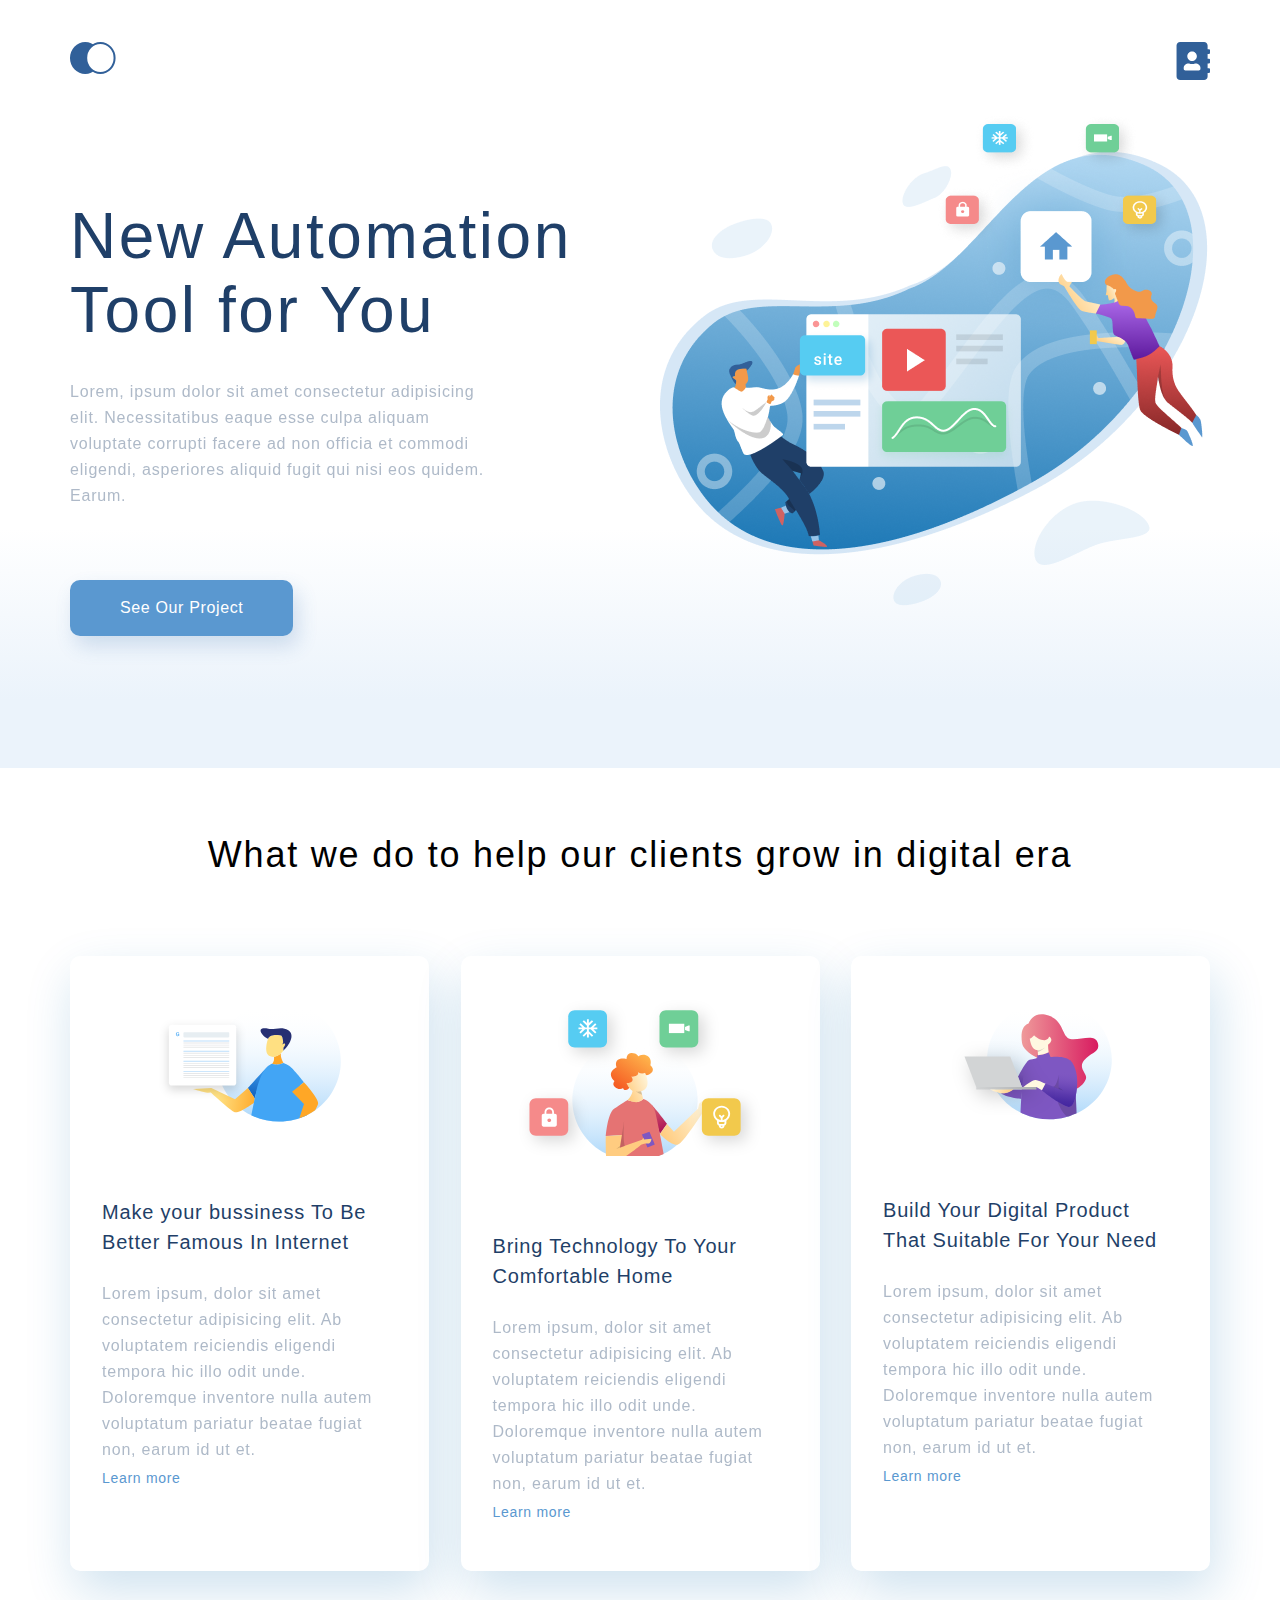
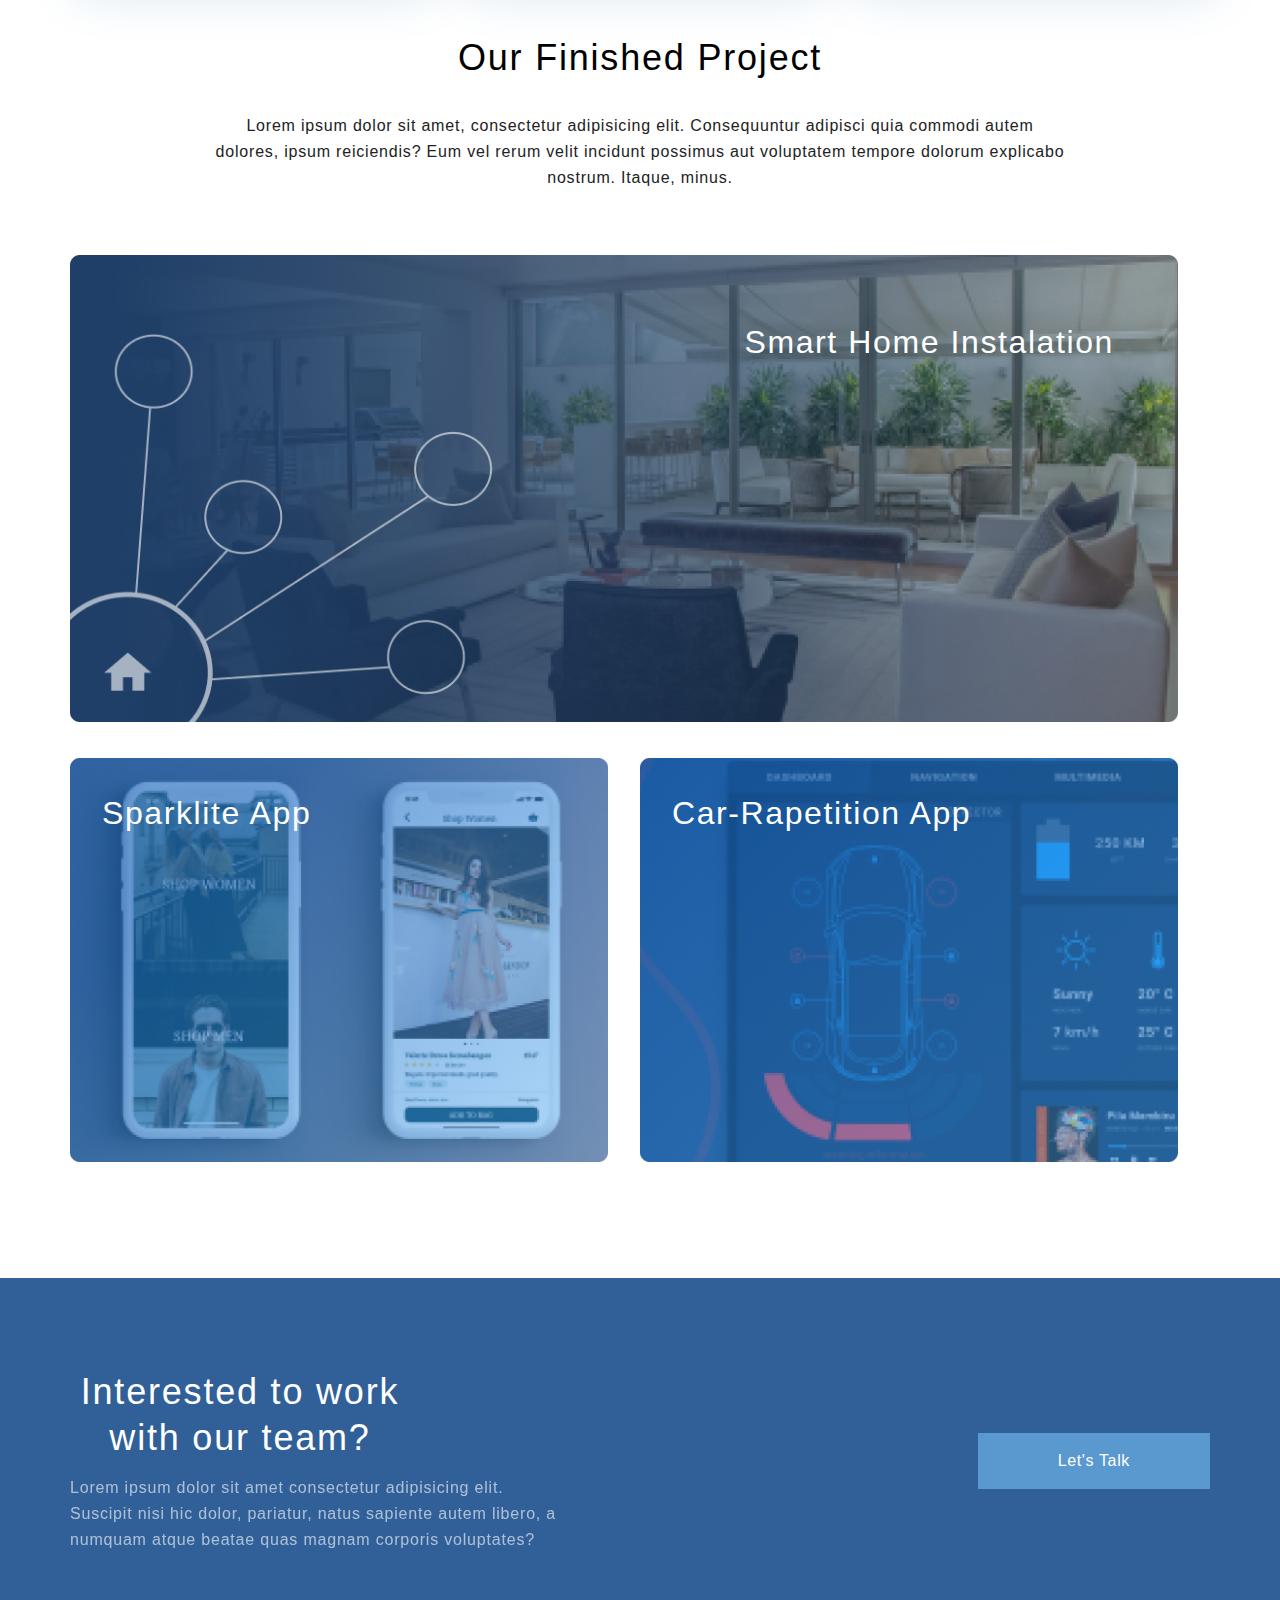
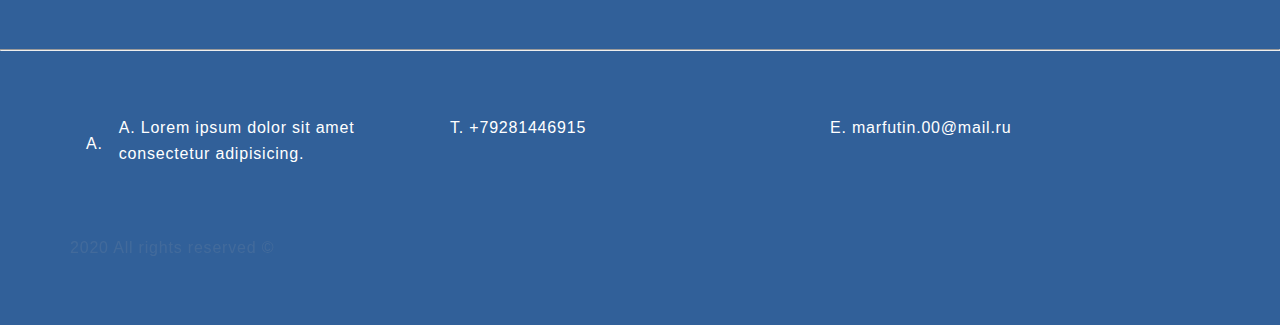
<file: src/index.html>
<!DOCTYPE html>
<html lang="zxx">

  <head>
    <meta charset="UTF-8">
    <meta name="viewport" content="width=device-width, initial-scale=1.0">
    <title>Homework №7</title>
    <link rel="stylesheet" href="style.css">
  </head>

  <body>
    <div class="top">
      <div class="container top-box">
        <ul class="header">
          <li><a href="index.html"><img src="img/logo.svg" alt="logo"></a></li>
          <li><a href="contacts.html"><img src="img/contacts.svg" alt=""></a></li>
        </ul>
        <div class="top__info">
          <h1 class="top__heading">New Automation Tool for You</h1>
          <p class="text top__text">Lorem, ipsum dolor sit amet consectetur adipisicing elit. Necessitatibus eaque esse culpa aliquam voluptate corrupti facere ad non officia et commodi eligendi, asperiores aliquid fugit qui nisi eos quidem. Earum.</p>
          <a href="" class="top__button">See Our Project</a>
        </div>
      </div>
    </div>
    <div class="what-we-do container">
      <h3 class="heading">What we do to help our clients grow in digital era</h3>
      <div class="card-box">
        <div class="card">
          <img src="img/card-1.svg" alt="card-1" class="card__img">
          <h4 class="heading-mini">Make your bussiness To Be Better Famous In Internet</h4>
          <p class="text">Lorem ipsum, dolor sit amet consectetur adipisicing elit. Ab voluptatem reiciendis eligendi tempora hic illo odit unde. Doloremque inventore nulla autem voluptatum pariatur beatae fugiat non, earum id ut et.</p>
          <a href="" class="card__link">Learn more</a>
        </div>
        <div class="card">
          <img src="img/card-2.svg" alt="card-2" class="card__img">
          <h4 class="heading-mini">Bring Technology To Your Comfortable Home</h4>
          <p class="text">Lorem ipsum, dolor sit amet consectetur adipisicing elit. Ab voluptatem reiciendis eligendi tempora hic illo odit unde. Doloremque inventore nulla autem voluptatum pariatur beatae fugiat non, earum id ut et.</p>
          <a href="" class="card__link">Learn more</a>
        </div>
        <div class="card">
          <img src="img/card-3.svg" alt="card-3" class="card__img">
          <h4 class="heading-mini">Build Your Digital Product That Suitable For Your Need</h4>
          <p class="text">Lorem ipsum, dolor sit amet consectetur adipisicing elit. Ab voluptatem reiciendis eligendi tempora hic illo odit unde. Doloremque inventore nulla autem voluptatum pariatur beatae fugiat non, earum id ut et.</p>
          <a href="" class="card__link">Learn more</a>
        </div>
      </div>
    </div>
    <div class="project container">
      <h3 class="heading">Our Finished Project</h3>
      <p class="text text_project">Lorem ipsum dolor sit amet, consectetur adipisicing elit. Consequuntur adipisci quia commodi autem dolores, ipsum reiciendis? Eum vel rerum velit incidunt possimus aut voluptatem tempore dolorum explicabo nostrum. Itaque, minus.</p>
      <div class="project__item">
        <img class="project__img" src="img/project-1.png" alt="">
        <p class="project__text">
          Smart Home Instalation
        </p>
      </div>
      <div class="project__parent">
        <div class="project__item">
          <img class="project__img" src="img/project-2.png.png" alt="">
          <p class="project__text project__text_mini">
            Sparklite App
          </p>
        </div>
        <div class="project__item">
          <img class="project__img" src="img/project-3.png.png" alt="">
          <p class="project__text project__text_mini">
            Car-Rapetition App
          </p>
        </div>
      </div>
    </div>
    <div class="footer">
      <div class="container">
        <div class="footer__top">
          <div class="footer__text">
            <h3 class="footer_heading heading heading__footer">Interested to work with our team?</h3>
            <p class="text text__footer">Lorem ipsum dolor sit amet consectetur adipisicing elit. Suscipit nisi hic dolor, pariatur, natus sapiente autem libero, a numquam atque beatae quas magnam corporis voluptates?</p>
          </div>
          <a href="contacts.html" class="footer__button">Let's Talk</a>
        </div>
      </div>
        <hr>
        <div class="container">
          <div class="footer__bottom">
          <ul class="footer__info">
            <li class="footer__list">A. Lorem ipsum dolor sit amet consectetur adipisicing.</li>
            <li class="footer__list">T. +79281446915</li>
            <li class="footer__list">E. marfutin.00@mail.ru</li>
          </ul>
          <div class="footer_copy">
            <p class="text">2020 All rights reserved &copy;</p>
          </div>
        </div>
        </div>
      </div> 
    
  </body>

</html>
</file>
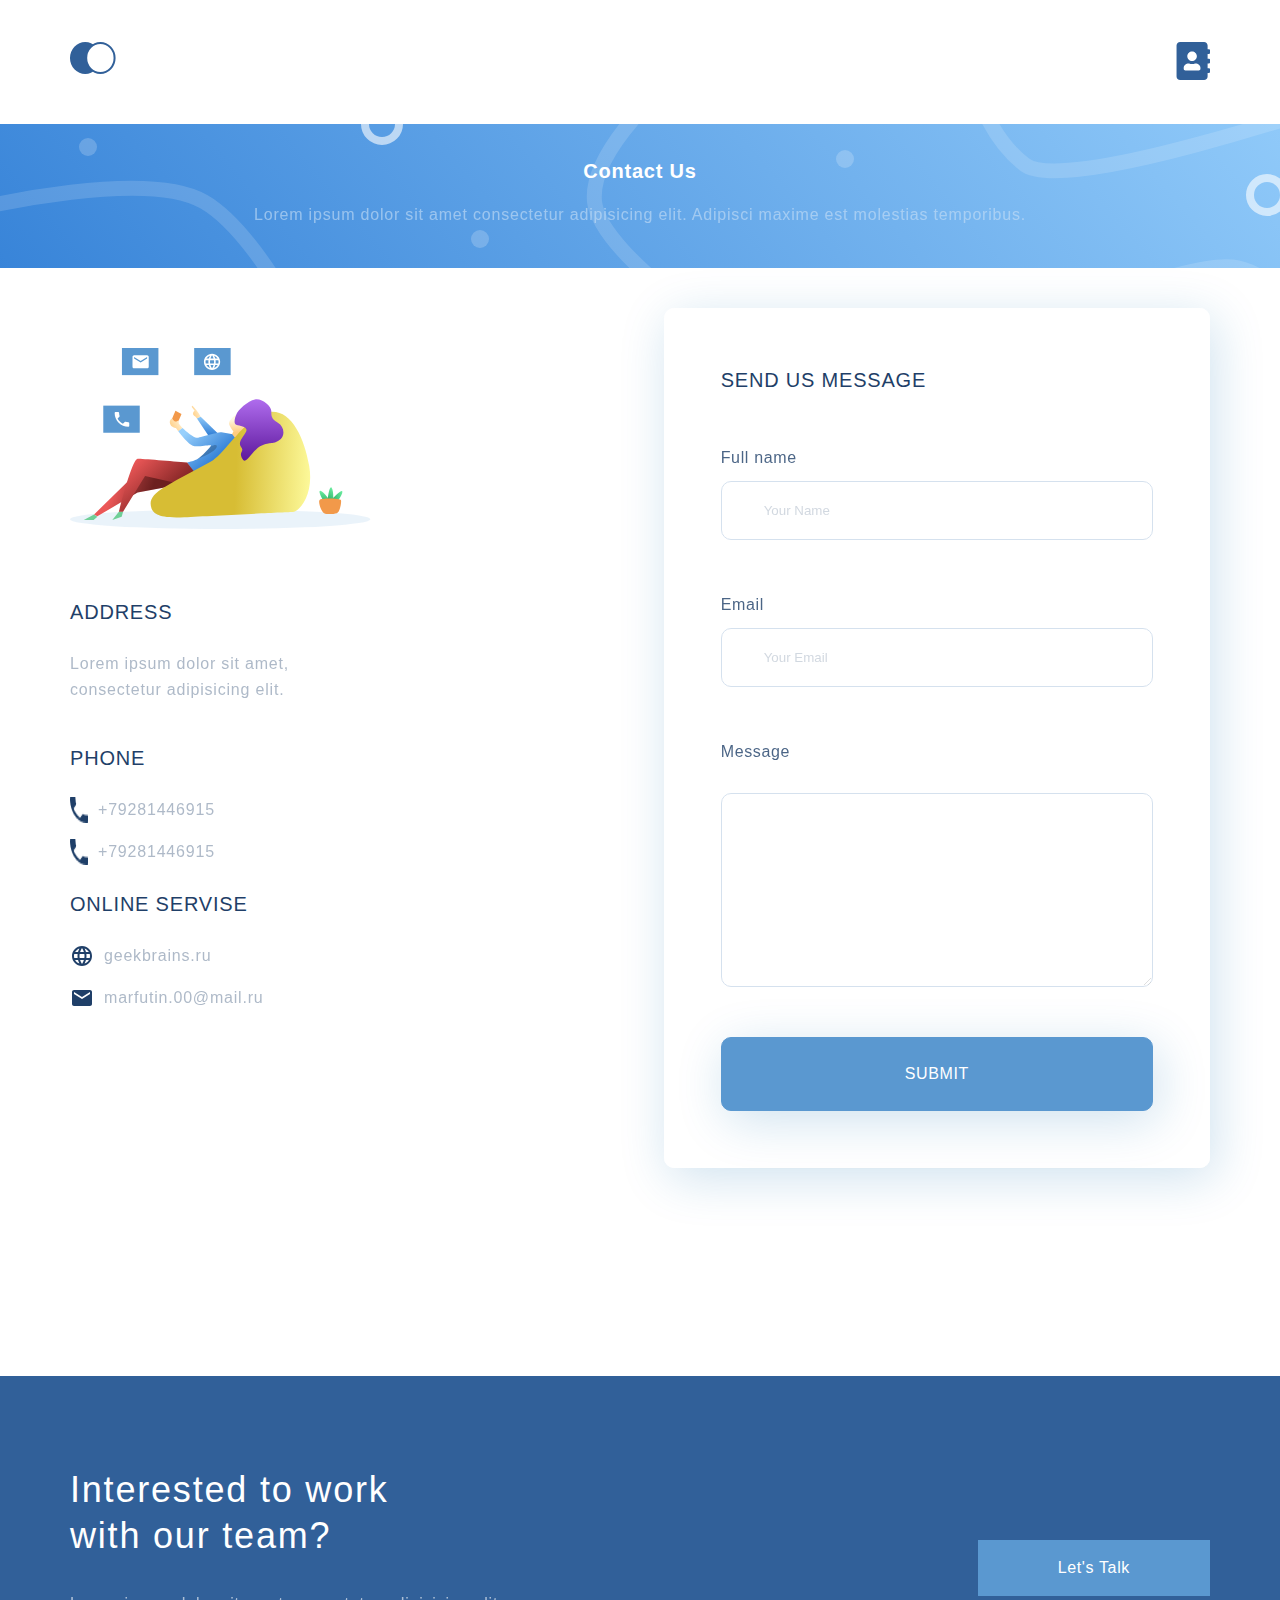
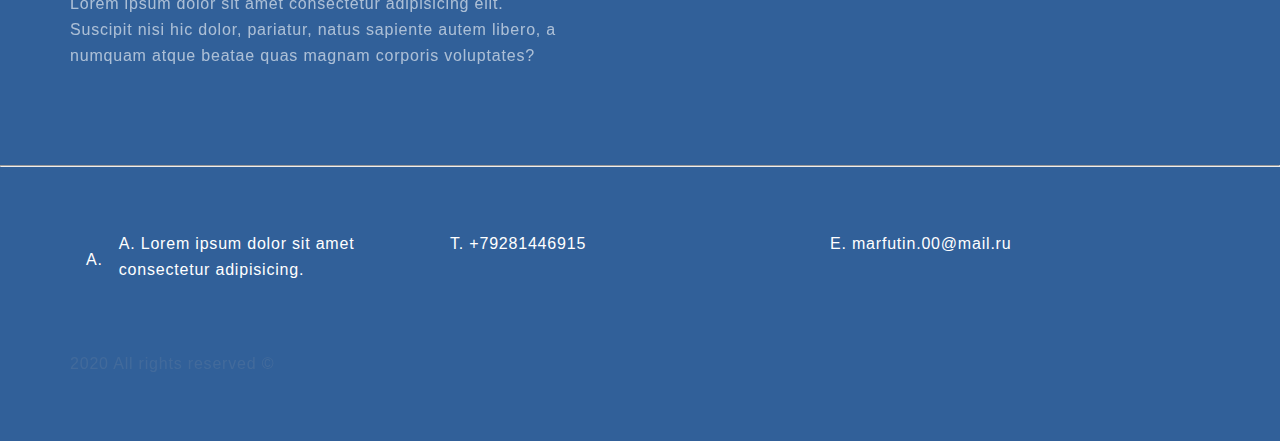
<file: src/contacts.html>
<!DOCTYPE html>
<html lang="en">
<head>
    <meta charset="UTF-8">
    <meta name="viewport" content="width=device-width, initial-scale=1.0">
    <title> Contact Us </title>
    <link rel="stylesheet" href="style.css">
</head>
     <body>
      <div class="container top-box">
        <ul class="header">
          <li><a href="index.html"><img src="img/logo.svg" alt="logo"></a></li>
          <li><a href="contacts.html"><img src="img/contacts.svg" alt=""></a></li>
        </ul>
      </div>
    <div class="contacts-header">
      <div class="container">
        <h2 class="contacts-heading">Contact Us</h2>
      <p class="text heading-text">Lorem ipsum dolor sit amet consectetur adipisicing elit. Adipisci maxime est molestias temporibus.</p>
    </div>
      </div>
    <form action="#" class="container main">
      <div class="contacts-info">
        <img class="contact_image"src="img/contact_image.svg" alt="contact_image">
        <h4 class="heading-mini">ADDRESS</h4>
        <p class="text text-contact">Lorem ipsum dolor sit amet, consectetur adipisicing elit.</p>
        <h4 class="heading-mini">PHONE</h4>
        <ul>
          <li class="contact-li"><img class="mini-img" src="img/phone_tube.png" alt="tube.png"><div class="text">+79281446915</div></li>
          <li class="contact-li"><img class="mini-img" src="img/phone_tube.png" alt="tube.png"><div class="text">+79281446915</div></li>
        </ul>
        <h4 class="heading-mini">ONLINE SERVISE</h4>
        <ul>
          <li class="contact-li"><img class="mini-img" src="img/online.svg" alt="online.svg"><div class="text">geekbrains.ru</div></li>
          <li class="contact-li"><img class="mini-img" src="img/email.svg" alt="email"> <div class="text">marfutin.00@mail.ru</div></li>
        </ul>
      </div>
      <div class="form">
        <h4 class="heading-mini form-heading">SEND US MESSAGE</h4>
        <div class="form-text">Full name</div><input type="text" class="input-text" value="Your Name"><br>
        <div class="form-text">Email</div><input type="email" class="input-text" value="Your Email"><br>
        <div class="form-text">Message</div> <br>
        <textarea cols="30" rows="10" class="input-text" value="Your Message"></textarea><br>
        <button class="form-button" type="submit"><div class="button-text">SUBMIT</div></button>
      </div>
    </form>
    <div class="container map">
      <script type="text/javascript" charset="utf-8" async src="https://api-maps.yandex.ru/services/constructor/1.0/js/?um=constructor%3A8126d5c297be7110bd51a10d985c37d114b998efd0cb112a6eea8eb633b97b90&amp;width=994&amp;height=480&amp;lang=ru_RU&amp;scroll=true"></script>
    </div>
    <div class="footer">
      <div class="container">
        <div class="footer__top">
          <div class="footer__text">
            <h3 class="footer_heading">Interested to work with our team?</h3>
            <p class="text text__footer">Lorem ipsum dolor sit amet consectetur adipisicing elit. Suscipit nisi hic dolor, pariatur, natus sapiente autem libero, a numquam atque beatae quas magnam corporis voluptates?</p>
          </div>
          <a href="contacts.html" class="footer__button">Let's Talk</a>
        </div>
      </div>
        <hr>
        <div class="container">
          <div class="footer__bottom">
          <ul class="footer__info">
            <li class="footer__list">A. Lorem ipsum dolor sit amet consectetur adipisicing.</li>
            <li class="footer__list">T. +79281446915</li>
            <li class="footer__list">E. marfutin.00@mail.ru</li>
          </ul>
          <div class="footer_copy">
            <p class="text">2020 All rights reserved &copy;</p>
          </div>
        </div>
        </div>
      </div> 
  </div>
    </body>
</html>
</file>
<file: src/style.css>
* {
  margin: 0;
  padding: 0;
}

.div {
  display: block;
}

body {
  font-family: sans-serif;
}

hr {
  color: #83A0C2;
}

li {
  list-style-type: none;
}

.top {
  min-height: 768px;
  background: linear-gradient(0deg, #EBF3FB 8.84%, rgba(152, 195, 232, 0) 31.12%);
}

.container {
  max-width: 1140px;
  margin: 0 auto;
}

.top-box {
  display: flex;
  flex-direction: column;
  height: 100%;
}

.header {
  display: flex;
  justify-content: space-between;
  list-style-type: none;
  padding-top: 42px;
}

.top__info {
  padding-top: 115px;
  flex-grow: 1;
  background-image: url(img/top-back.png);
  background-repeat: no-repeat;
  background-position: right center;
}

.top__button {
  font-size: 16px;
  line-height: 26px;
  letter-spacing: 0.04em;
  color: white;
  text-align: center;
  background: #5A98D0;
  box-shadow: 5px 10px 20px rgba(53, 110, 173, 0.2);
  border-radius: 10px;
  padding: 15px 50px;
  text-decoration: none;
  display: inline-block;
  margin-top: 71px;
}

.footer__button {
  font-size: 16px;
  line-height: 26px;
  letter-spacing: 0.04em;
  color: white;
  text-align: center;
  background: #5A98D0;
  padding: 15px 80px;
  text-decoration: none;
  display: inline-block;
}


.top__heading {
  width: 510px;
  font-weight: 300;
  font-size: 64px;
  line-height: 74px;
  color: #1F3F68;
  letter-spacing: 0.04em;
  margin-bottom: 32px;
}

.text {
  font-size: 16px;
  line-height: 26px;
  color: #798CA4;
  letter-spacing: 0.05em;
  opacity: 0.6;
}

.text-contact {
  margin-bottom: 40px;
}

.text_project {
  width: 75%;
  margin: 32px auto 64px;
  color: #222222;
  opacity: 1;
  text-align: center;
}

.top__text {
  width: 425px;
}

.card-box {
  display: flex;
  justify-content: space-between;
  padding-top: 64px;
  padding-bottom: 64px;
}

.card {
  width: 359px;
  padding: 44px 32px;
  box-sizing: border-box;
  box-shadow: 5px 20px 50px rgba(16, 112, 177, 0.2);
  border-radius: 10px;
  background-color: #fff;
  display: flex;
  flex-direction: column;
}

.card__img {
  align-self: center;
  margin-bottom: 51px;
}

.card__link {
  font-size: 14px;
  line-height: 30px;
  letter-spacing: 0.05em;
  color: #5A98D0;
  text-decoration: none;
}

.project {
  text-align: center;
}

.footer {
  background-color: #316099;
  margin-top: 112px;
  padding-top: 91px;
  padding-bottom: 64px;

}

.footer__top {
  display: flex;
  justify-content: space-between;
  padding-bottom: 96px;
  align-items: center;
}

.footer__text {
  width: 500px;
}

.footer_heading {
  width: 340px;
  font-weight: 300;
  font-size: 36px;
  line-height: 46px;
  letter-spacing: 0.05em;
  color: white;
  margin-bottom: 32px;
}

.text__footer {
  color: #ffffff;
}

.footer__info {
  display: flex;
  justify-content: space-between;
  color: #fff;
  margin-top: 64px;
}

.footer__list {
  font-size: 16px;
  line-height: 26px;
  letter-spacing: 0.05em;
  color: white;
  flex-grow: 1;
  flex-basis: 33.3333%;
  display: flex;
  list-style-type: none;
  margin-right: 32px;
}

.footer__list:first-child::before {
  content: 'A.';
  display: block;
  margin: 16px;
}

.footer_copy {
  color: white;
  padding-top: 62px;
  font-size: 16px;
  letter-spacing: 0.05em;
  opacity: 0.4;
}

.contacts-header {
  background-image: url(img/contact_background.svg);
  text-align: center;
  padding-top: 32px;
  padding-bottom: 40px;
  margin-bottom: 40px;
  margin-top: 40px;
}



.contacts-info {
  padding-top: 40px;
  width: 300px;
}

.contact_image {
  margin-bottom: 40px;
}

.heading {
  font-size: 36px;
  text-align: center;
  font-weight: 300;
  line-height: 46px;
  letter-spacing: 0.05em;
  margin-bottom: 14px;

}

.heading-mini {
  font-weight: 500;
  font-size: 20px;
  line-height: 30px;
  color: #1F3F68;
  letter-spacing: 0.04em;
  margin: 24px 0;
}

.form-heading {
  margin-top: 0;
  margin-bottom: 48px;
}

.form-text {
  font-size: 16px;
  line-height: 30px;
  letter-spacing: 0.04em;
  color: #1F3F68;
  opacity: 0.8;
  margin-bottom: 8px;
}

.input-text {
  opacity: 0.4;
  border: 1px solid #356EAD;
  box-sizing: border-box;
  border-radius: 10px;
  color: #1F3F68;
  opacity: 0.2;
  padding: 21px 42px;
  margin-bottom: 32px;
}

.form-button {
  background-color: #5A98D0;
  border-radius: 10px;
  box-shadow: 5px 10px 50px rgba(16, 112, 177, 0.2);
  padding: 23px 183px;
  border: 1px solid #5A98D0;
}

.button-text {
  font-weight: 500;
  font-size: 16px;
  line-height: 26px;
  letter-spacing: 0.04em;
  color: #ffffff;
}

.contact-li {
  display: flex;
  margin-bottom: 16px;
}

.mini-img {
  margin-right: 10px;
}

.what-we-do {
  padding-top: 64px;
}

.contacts-heading {
  color: white;
  font-size: 20px;
  line-height: 30px;
  text-align: center;
  letter-spacing: 0.04em;
  margin-bottom: 16px;

}

.heading-text {
  color: #C9E0F7;
}

.main {
  display: flex;
  justify-content: space-between;
}

.form .contacts-info {
  flex-grow: 1;
  flex-basis: 50%;
  height: 100%;
}

.form {
  display: flex;
  flex-direction: column;
  border: 1px solid white;
  border-radius: 10px;
  box-shadow: 5px 10px 50px rgba(16, 112, 177, 0.2);
  padding: 56px;
  margin-bottom: 96px;
}

.map {
  align-items: center;
  margin: 0 auto;
}

.project__img {
  width: 100%;
}

.project__item {
  position: relative;
  flex-grow: 1;
  margin-right: 32px;
}

.project__text {
  font-size: 32px;
  line-height: 46px;
  text-align: right;
  letter-spacing: 0.05em;
  position: absolute;
  color: white;
  top: 64px;
  right: 64px;
}

.project__text_mini {
  font-size: 32px;
  line-height: 46px;
  text-align: left;
  top: 32px;
  left: 32px;
  right: auto;
}

.project__parent {
  display: flex;
  justify-content: space-between;
  margin-top: 32px;
}

@media (max-width: 1024px) {
  .container {
    padding: 0 32px 0 32px;
  }
  .top__info {
    background-position: right 200px;
    background-size: 44%;
  }

  .card-box {
    flex-direction: column;
    align-items: center;
  }

  .card {
    margin-bottom: 32px;
  }

  .footer {
    padding-top: 48px;
  }

  .footer__button {
    padding: 4px 31px;
  }

  .footer__info {
    flex-direction: column;
  }

  .footer__list {
    margin-bottom: 24px;
  }

  .footer__list:first-child::before {
    content: none;
  }

  .footer_copy {
    margin-top: 0;
    padding-top: 32px;
  }
  .main {
    flex-direction: column;
    align-items: center;
  }
  .header {
    padding-top: 10px;
  }

  .contacts-info {
    margin-bottom: 64px;
  }
}

@media (max-width: 667px) {
.top {
  min-height: 376px;
  padding-bottom: 42px;
  box-sizing: border-box;

}

.header {
  padding-top: 24px;
}

.top__info {
  padding-top: 24px;
  background-image: none;
  flex-direction: column;
  display: flex;
  align-items: center;
}

.top__heading {
  width: 100%;
  font-size: 32px;
  line-height: 37px;
  margin-bottom: 12px;
  text-align: center;
}

.top__text {
  text-align: center;
  width: 100%;
}

.top__button {
  font-size: 12px;
  line-height: 26px;
  padding: 0 8px;
}

.container {
  padding: 0 32px 0 32px;
}

.heading {
  font-size: 24px;
  line-height: 28px;
}
.card-box {
  padding-top: 32px;
}

.card {
  margin-bottom: 32px;
  width: 100%;
}

.what-we-do {
  padding-top: 48px;
}

.text_project {
  width: 100%;
}

.project__text {
  font-size: 16px;
  line-height: 19px;
  top: 16px;
  right: 16px;
}

.project__text_mini {
  left: 16px;
  right: 16px;
}

.project__parent {
  flex-direction: column;
  margin-top: 15px;
}

.project__item {
  margin-right: 0;
  margin-bottom: 16px;
}

.footer {
  padding-top: 18px;
  padding-bottom: 32px;
  margin-top: 32px;
}

.footer__top {
  flex-direction: column;
  padding-bottom: 41px;
}

.footer__text {
  width: 100%;
}

.footer_heading {
  text-align: left;
  width: 75%;
  margin: 0 auto 32px;
}

.text__footer {
  text-align: center;
  margin-bottom: 40px;
}

.footer__list {
  margin-bottom: 18px;
}

.contacts-header {
  margin-top: 20px;
}

.contacts-heading {
  font-weight: 500;
  font-size: 24px;
  line-height: 28px;
}

.contacts-info {
  padding-top: 0;
  margin-bottom: 32px;
}

.text-contact {
  margin-bottom: 32px;
}

.form {
  padding: 36px;
  margin-bottom: 32px;
}

.form-heading {
  margin-bottom: 24px;
}

.form-button {
  padding: 15px 51px;
}

.form-text {
  margin-bottom: 5px;
}

.input-text {
  margin-bottom: 24px;
  padding: 13px 26px;
}

textarea {
  height: 95px;

}

.footer_heading {
  text-align: center;
}

.map {
  display: none;
}

}
</file>
